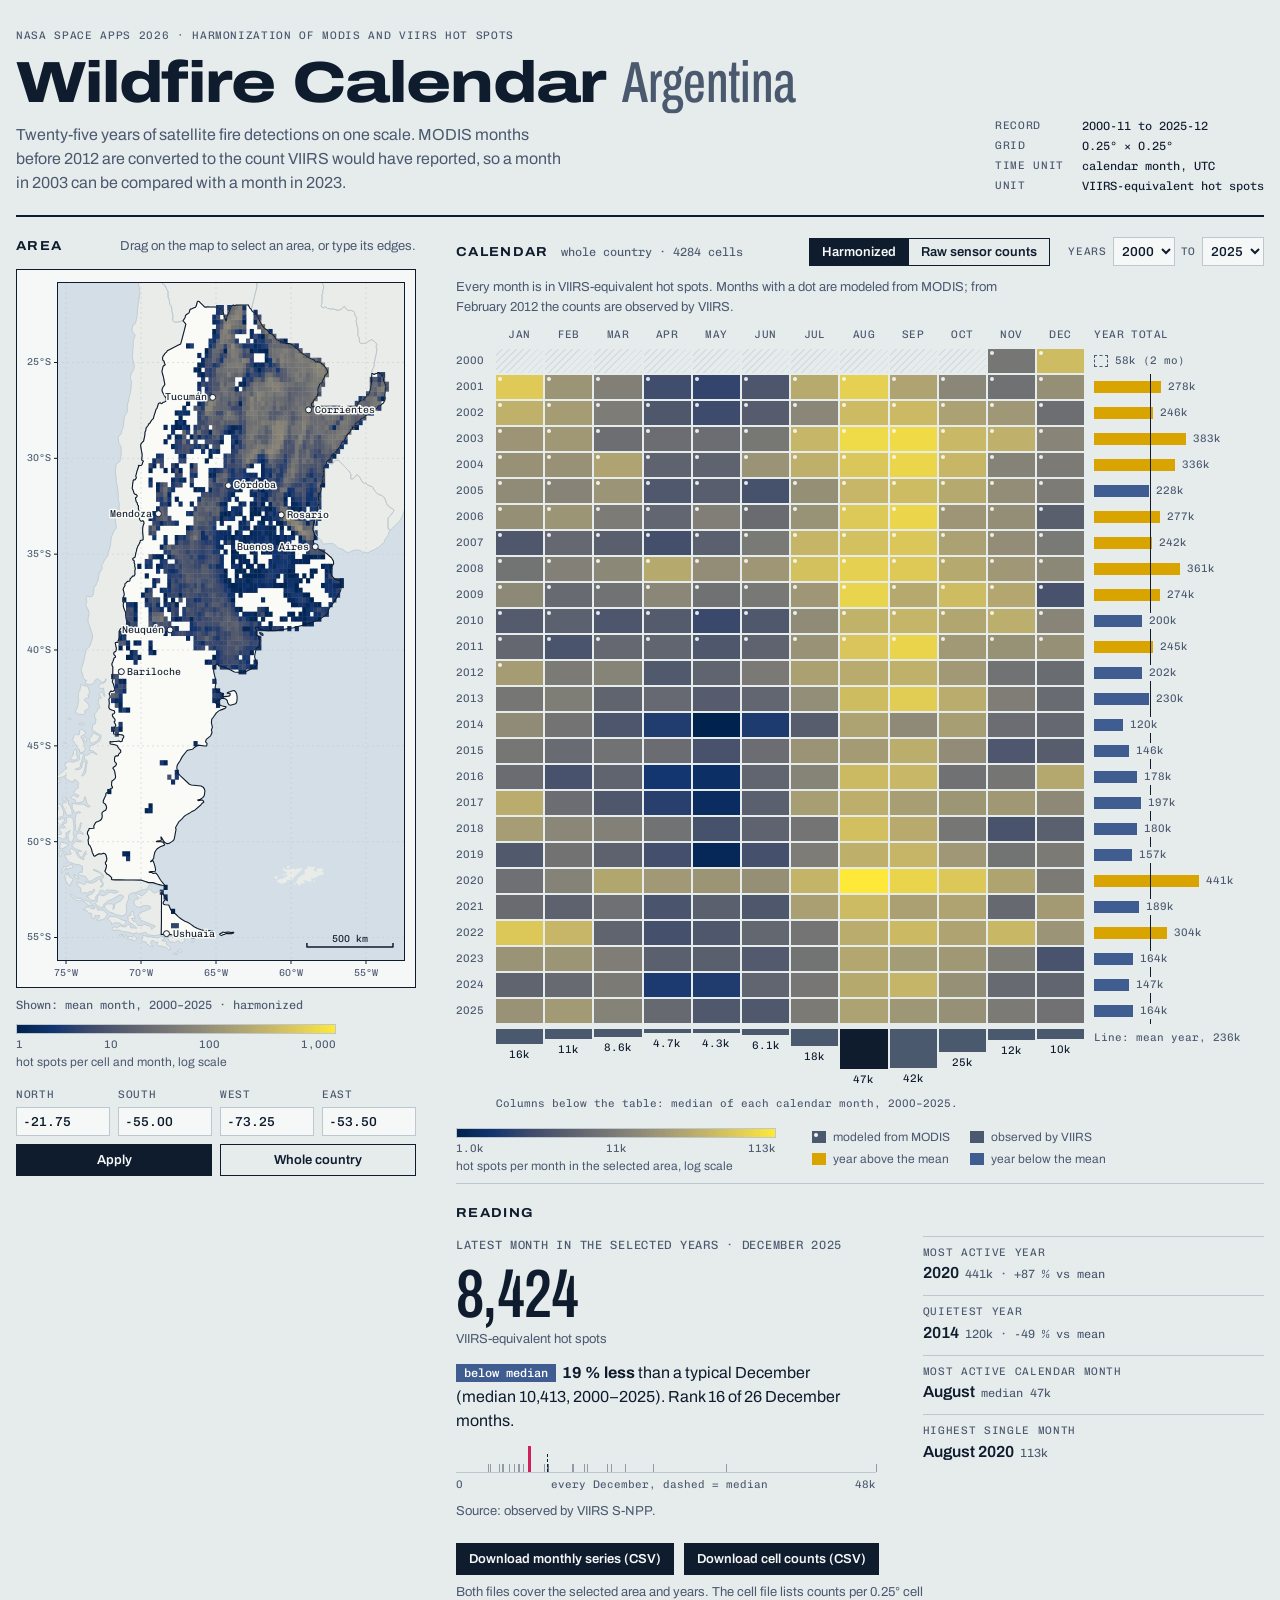
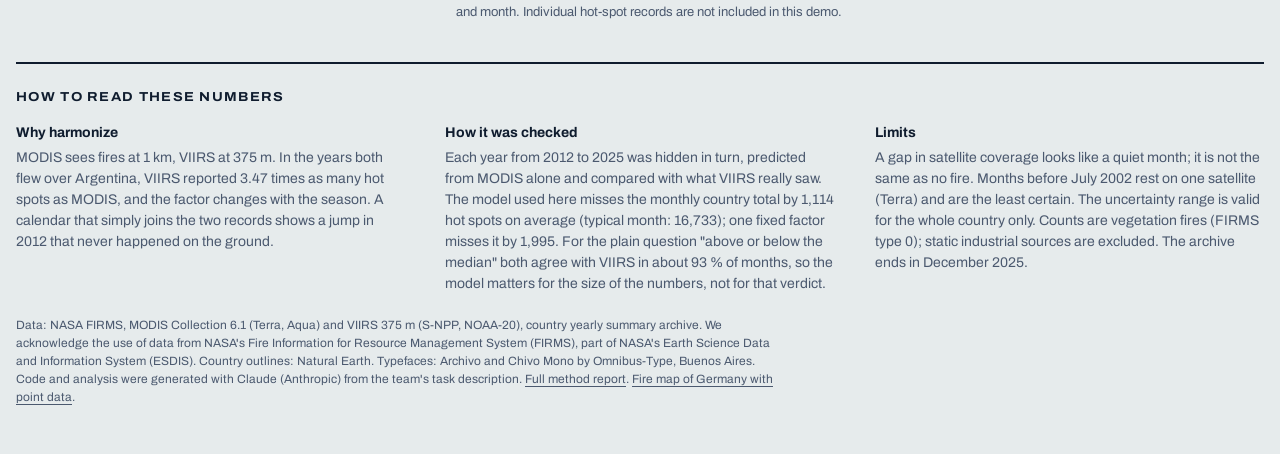
<file: argentina/index.html>
<!doctype html>
<html lang="en">
<head>
<meta charset="utf-8">
<meta name="viewport" content="width=device-width, initial-scale=1">
<title>Wildfire Calendar Argentina</title>
<meta name="description" content="Monthly burning activity in Argentina from 2000 to 2025, with MODIS and VIIRS hot spots expressed on one scale.">
<link rel="preload" href="app/fonts/archivo-latin-wdth-normal.woff2" as="font" type="font/woff2" crossorigin>
<link rel="stylesheet" href="app/style.css">
</head>
<body>

<header class="mast">
  <div class="mast-title">
    <p class="eyebrow">NASA Space Apps 2026 · Harmonization of MODIS and VIIRS Hot Spots</p>
    <h1>Wildfire Calendar <span class="h1-region">Argentina</span></h1>
    <p class="lede">Twenty-five years of satellite fire detections on one scale. MODIS months before 2012 are converted to the count VIIRS would have reported, so a month in 2003 can be compared with a month in 2023.</p>
  </div>
  <dl class="sheet-facts" aria-label="Sheet facts">
    <div><dt>Record</dt><dd id="fact-record">2000-11 to 2025-12</dd></div>
    <div><dt>Grid</dt><dd>0.25° × 0.25°</dd></div>
    <div><dt>Time unit</dt><dd>calendar month, UTC</dd></div>
    <div><dt>Unit</dt><dd>VIIRS-equivalent hot spots</dd></div>
  </dl>
</header>

<main class="sheet">

  <section class="plate" aria-labelledby="plate-h">
    <div class="panel-head">
      <h2 id="plate-h">Area</h2>
      <p class="hint">Drag on the map to select an area, or type its edges.</p>
    </div>
    <div class="map-wrap" id="map-wrap">
      <canvas id="map" role="img" aria-label="Map of Argentina with fire activity per 0.25 degree cell"></canvas>
    </div>
    <p class="map-caption" id="map-caption"></p>
    <div class="scale-legend" aria-hidden="true">
      <canvas id="map-legend" height="10"></canvas>
      <div class="scale-ticks"><span>1</span><span>10</span><span>100</span><span>1,000</span></div>
      <p class="scale-label">hot spots per cell and month, log scale</p>
    </div>
    <form class="bbox" id="bbox-form" autocomplete="off">
      <label for="bb-n">North<input id="bb-n" type="number" step="0.25" inputmode="decimal"></label>
      <label for="bb-s">South<input id="bb-s" type="number" step="0.25" inputmode="decimal"></label>
      <label for="bb-w">West<input id="bb-w" type="number" step="0.25" inputmode="decimal"></label>
      <label for="bb-e">East<input id="bb-e" type="number" step="0.25" inputmode="decimal"></label>
      <button type="submit" class="btn">Apply</button>
      <button type="button" class="btn btn-quiet" id="bbox-reset">Whole country</button>
    </form>
    <p class="form-msg" id="bbox-msg" role="status"></p>
  </section>

  <section class="cal" aria-labelledby="cal-h">
    <div class="panel-head">
      <h2 id="cal-h">Calendar <span class="sel-name" id="sel-name"></span></h2>
      <div class="controls">
        <div class="seg" role="group" aria-label="Count type">
          <button type="button" id="mode-harm" aria-pressed="true">Harmonized</button>
          <button type="button" id="mode-raw" aria-pressed="false">Raw sensor counts</button>
        </div>
        <label class="range" for="y0">Years
          <select id="y0"></select><span aria-hidden="true">to</span><select id="y1" aria-label="Last year"></select>
        </label>
      </div>
    </div>
    <p class="mode-note" id="mode-note"></p>

    <div class="grid" id="grid" role="grid" aria-label="Hot spots per month"></div>

    <div class="cal-legend">
      <div class="scale-legend">
        <canvas id="cal-legend" height="10"></canvas>
        <div class="scale-ticks" id="cal-ticks"></div>
        <p class="scale-label">hot spots per month in the selected area, log scale</p>
      </div>
      <ul class="keys">
        <li><span class="key key-model"></span>modeled from MODIS</li>
        <li><span class="key key-obs"></span>observed by VIIRS</li>
        <li><span class="key key-hot"></span>year above the mean</li>
        <li><span class="key key-cold"></span>year below the mean</li>
      </ul>
    </div>
  </section>

  <section class="reading" aria-labelledby="read-h">
    <h2 id="read-h">Reading</h2>
    <div class="reading-body">
      <div class="month-read" id="month-read" aria-live="polite"></div>
      <dl class="highlights" id="highlights"></dl>
    </div>
    <div class="downloads">
      <button type="button" class="btn" id="dl-month">Download monthly series (CSV)</button>
      <button type="button" class="btn" id="dl-cell">Download cell counts (CSV)</button>
      <p class="hint">Both files cover the selected area and years. The cell file lists counts per 0.25° cell and month. Individual hot-spot records are not included in this demo.</p>
    </div>
  </section>

  <section class="notes" aria-labelledby="notes-h">
    <h2 id="notes-h">How to read these numbers</h2>
    <div class="notes-cols">
      <div>
        <h3>Why harmonize</h3>
        <p id="note-why"></p>
      </div>
      <div>
        <h3>How it was checked</h3>
        <p id="note-check"></p>
      </div>
      <div>
        <h3>Limits</h3>
        <p>A gap in satellite coverage looks like a quiet month; it is not the same as no fire. Months before July 2002 rest on one satellite (Terra) and are the least certain. The uncertainty range is valid for the whole country only. Counts are vegetation fires (FIRMS type 0); static industrial sources are excluded. The archive ends in December 2025.</p>
      </div>
    </div>
    <p class="credits">Data: NASA FIRMS, MODIS Collection 6.1 (Terra, Aqua) and VIIRS 375 m (S-NPP, NOAA-20), country yearly summary archive. We acknowledge the use of data from NASA's Fire Information for Resource Management System (FIRMS), part of NASA's Earth Science Data and Information System (ESDIS). Country outlines: Natural Earth. Typefaces: Archivo and Chivo Mono by Omnibus-Type, Buenos Aires. Code and analysis were generated with Claude (Anthropic) from the team's task description. <a href="../HARMONIZATION_REPORT.md">Full method report</a>. <a href="../">Fire map of Germany with point data</a>.</p>
  </section>
</main>

<div class="tip" id="tip" hidden></div>
<script src="app/app.js"></script>
</body>
</html>
</file>
<file: argentina/app/style.css>
/* Layout: a survey map sheet. Tall map plate on the left (Argentina is tall and narrow),
   the calendar as the main table on the right with its row and column totals in the margins. */

@font-face {
  font-family: "Archivo";
  src: url("fonts/archivo-latin-wdth-normal.woff2") format("woff2");
  font-weight: 100 900;
  font-stretch: 62% 125%;
  font-display: swap;
}
@font-face {
  font-family: "Chivo Mono";
  src: url("fonts/chivo-mono-latin-400-normal.woff2") format("woff2");
  font-weight: 400;
  font-display: swap;
}
@font-face {
  font-family: "Chivo Mono";
  src: url("fonts/chivo-mono-latin-500-normal.woff2") format("woff2");
  font-weight: 500;
  font-display: swap;
}

:root {
  --ground: #e6ebec;      /* chart paper, cool */
  --sheet: #f6f8f8;       /* printed area */
  --ink: #0f1c2e;
  --ink-2: #4b596f;
  --rule: #bcc7cf;
  --rule-soft: #d6dde2;
  --sea: #d3dee6;
  --land: #e9ece8;        /* neighbouring countries */
  --home: #fafaf6;        /* Argentina */
  --hot: #d9a400;         /* above the mean, warm end of the fire scale */
  --cold: #3f5d91;        /* below the mean, cool end of the fire scale */
  --pick: #cf1f5c;        /* selection */
  --lut-start: 0;

  --display: "Archivo", "Arial Narrow", "Helvetica Neue", Arial, sans-serif;
  --text: "Archivo", "Helvetica Neue", Arial, sans-serif;
  --data: "Chivo Mono", ui-monospace, "SF Mono", Menlo, Consolas, monospace;
}
@media (prefers-color-scheme: dark) {
  :root:not([data-theme="light"]) {
    --ground: #0a111d; --sheet: #101a2a; --ink: #e7ecf3; --ink-2: #9ba9bd;
    --rule: #33425c; --rule-soft: #212d43; --sea: #0d1626; --land: #172135; --home: #1e2a41;
    --hot: #efc437; --cold: #7d9bd0; --pick: #ff5c8d; --lut-start: 0.16;
    color-scheme: dark;
  }
}
:root[data-theme="dark"] {
  --ground: #0a111d; --sheet: #101a2a; --ink: #e7ecf3; --ink-2: #9ba9bd;
  --rule: #33425c; --rule-soft: #212d43; --sea: #0d1626; --land: #172135; --home: #1e2a41;
  --hot: #efc437; --cold: #7d9bd0; --pick: #ff5c8d; --lut-start: 0.16;
  color-scheme: dark;
}

* { box-sizing: border-box; }
html { -webkit-text-size-adjust: 100%; }
body {
  margin: 0;
  background: var(--ground);
  color: var(--ink);
  font-family: var(--text);
  font-size: 15px;
  line-height: 1.5;
  padding-block: 0 48px;
  padding-left: max(16px, env(safe-area-inset-left, 0px));
  padding-right: max(16px, env(safe-area-inset-right, 0px));
}
[hidden] { display: none !important; }
h1, h2, h3, p, dl, dd, ul { margin: 0; padding: 0; }
ul { list-style: none; }
a { color: inherit; text-underline-offset: 3px; }
:focus-visible { outline: 2px solid var(--pick); outline-offset: 2px; }

/* ---------- masthead ---------- */
.mast {
  max-width: 1280px;
  margin: 0 auto;
  padding-block: 28px 20px;
  display: flex;
  flex-wrap: wrap;
  gap: 20px 48px;
  align-items: flex-end;
  justify-content: space-between;
  border-bottom: 2px solid var(--ink);
}
.mast-title { flex: 1 1 520px; min-width: 0; }
.eyebrow {
  font-family: var(--data);
  font-size: 11px;
  letter-spacing: 0.06em;
  text-transform: uppercase;
  color: var(--ink-2);
}
h1 {
  font-family: var(--display);
  font-stretch: 125%;
  font-weight: 800;
  font-size: clamp(30px, 5.2vw, 58px);
  line-height: 0.98;
  letter-spacing: -0.02em;
  margin-block: 10px 12px;
  text-wrap: balance;
}
.h1-region { font-stretch: 62%; font-weight: 500; letter-spacing: 0; color: var(--ink-2); white-space: nowrap; }
.lede { max-width: 62ch; color: var(--ink-2); font-size: 16px; }
.sheet-facts {
  flex: 0 1 auto;
  display: grid;
  grid-template-columns: auto auto;
  gap: 2px 18px;
  font-family: var(--data);
  font-size: 12px;
}
.sheet-facts div { display: contents; }
.sheet-facts dt { color: var(--ink-2); text-transform: uppercase; letter-spacing: 0.06em; font-size: 11px; padding-top: 1px; }
.sheet-facts dd { font-variant-numeric: tabular-nums; }

/* ---------- sheet layout ---------- */
.sheet {
  max-width: 1280px;
  margin: 0 auto;
  display: grid;
  grid-template-columns: minmax(300px, 400px) minmax(0, 1fr);
  grid-template-areas: "plate cal" "plate reading" "notes notes";
  gap: 0 40px;
  align-items: start;
}
.plate { grid-area: plate; padding-block: 20px; }
.cal { grid-area: cal; padding-block: 20px 8px; min-width: 0; }
.reading { grid-area: reading; padding-block: 20px; border-top: 1px solid var(--rule); min-width: 0; }
.notes { grid-area: notes; padding-block: 24px 0; border-top: 2px solid var(--ink); margin-top: 20px; }

h2 {
  font-family: var(--display);
  font-stretch: 110%;
  font-weight: 700;
  font-size: 13px;
  letter-spacing: 0.1em;
  text-transform: uppercase;
}
h3 { font-size: 14px; font-weight: 700; margin-bottom: 4px; }
.panel-head { display: flex; flex-wrap: wrap; gap: 8px 20px; align-items: baseline; justify-content: space-between; margin-bottom: 12px; }
.hint { color: var(--ink-2); font-size: 13px; }
.sel-name { font-family: var(--data); font-weight: 400; letter-spacing: 0; text-transform: none; font-size: 12px; color: var(--ink-2); margin-left: 8px; }

/* ---------- map plate ---------- */
.map-wrap { position: relative; background: var(--sheet); border: 1px solid var(--ink); }
#map { display: block; width: 100%; touch-action: none; cursor: crosshair; }
.map-caption { font-family: var(--data); font-size: 12px; color: var(--ink-2); margin-top: 8px; min-height: 18px; }
.scale-legend { margin-top: 10px; max-width: 320px; }
.scale-legend canvas { display: block; width: 100%; height: 10px; border: 1px solid var(--rule); }
.scale-ticks { display: flex; justify-content: space-between; font-family: var(--data); font-size: 11px; color: var(--ink-2); margin-top: 3px; font-variant-numeric: tabular-nums; }
.scale-label { font-size: 12px; color: var(--ink-2); }

.bbox { display: grid; grid-template-columns: repeat(4, minmax(0, 1fr)); gap: 8px; margin-top: 16px; align-items: end; }
.bbox label { font-family: var(--data); font-size: 11px; text-transform: uppercase; letter-spacing: 0.06em; color: var(--ink-2); display: grid; gap: 3px; }
.bbox input {
  width: 100%; min-width: 0; font: 500 13px var(--data); color: var(--ink);
  background: var(--sheet); border: 1px solid var(--rule); border-radius: 0; padding: 6px 6px;
}
.bbox .btn { grid-column: span 2; }
.form-msg { font-size: 13px; color: var(--pick); min-height: 18px; margin-top: 4px; }

.btn {
  font: 600 13px var(--text); color: var(--sheet); background: var(--ink);
  border: 1px solid var(--ink); border-radius: 0; padding: 8px 12px; cursor: pointer;
}
.btn:hover { background: var(--ink-2); border-color: var(--ink-2); }
.btn-quiet { background: transparent; color: var(--ink); }
.btn-quiet:hover { background: var(--rule-soft); border-color: var(--ink); }

/* ---------- calendar ---------- */
.controls { display: flex; flex-wrap: wrap; gap: 10px 18px; align-items: center; }
.seg { display: inline-flex; border: 1px solid var(--ink); }
.seg button {
  font: 600 13px var(--text); color: var(--ink); background: transparent; border: 0; padding: 6px 12px; cursor: pointer;
}
.seg button + button { border-left: 1px solid var(--ink); }
.seg button[aria-pressed="true"] { background: var(--ink); color: var(--sheet); }
.range { font-family: var(--data); font-size: 11px; text-transform: uppercase; letter-spacing: 0.06em; color: var(--ink-2); display: inline-flex; gap: 6px; align-items: center; }
.range select { font: 500 13px var(--data); color: var(--ink); background: var(--sheet); border: 1px solid var(--rule); border-radius: 0; padding: 5px 4px; }
.mode-note { font-size: 13px; color: var(--ink-2); min-height: 20px; margin-bottom: 10px; max-width: 78ch; }
.mode-note strong { color: var(--ink); font-weight: 700; }

.grid {
  display: grid;
  grid-template-columns: 38px repeat(12, minmax(0, 1fr)) minmax(96px, 22%);
  gap: 2px;
  font-family: var(--data);
  font-size: 11px;
  font-variant-numeric: tabular-nums;
}
.g-head { color: var(--ink-2); text-align: center; padding-bottom: 3px; text-transform: uppercase; letter-spacing: 0.04em; }
.g-head.g-bar { text-align: left; padding-left: 8px; }
.g-year { color: var(--ink-2); display: flex; align-items: center; }
.g-cell {
  appearance: none; border: 0; padding: 0; margin: 0; border-radius: 0; cursor: pointer;
  height: 24px; min-width: 0; background: var(--rule-soft); position: relative;
}
.g-cell.is-void { background: transparent; cursor: default; background-image: repeating-linear-gradient(135deg, transparent 0 4px, var(--rule-soft) 4px 5px); }
.g-cell.is-model::after { content: ""; position: absolute; left: 2px; top: 2px; width: 4px; height: 4px; background: var(--sheet); border-radius: 50%; opacity: 0.9; }
.g-cell.is-picked { outline: 2px solid var(--pick); outline-offset: 0; z-index: 2; }
.g-cell:hover:not(.is-void) { outline: 2px solid var(--ink); z-index: 3; }
.g-bar { position: relative; display: flex; align-items: center; padding-left: 8px; min-width: 0; }
.g-bar .bar { height: 12px; min-width: 1px; }
.g-bar .bar.hot { background: var(--hot); }
.g-bar .bar.cold { background: var(--cold); }
.g-bar .bar.part { background: transparent; border: 1px dashed var(--ink-2); }
.g-bar .val { margin-left: 4px; padding: 0 3px; color: var(--ink-2); white-space: nowrap; background: var(--ground); position: relative; z-index: 1; }
.g-bar .mean-rule { position: absolute; top: -1px; bottom: -1px; width: 0; border-left: 1px solid var(--ink); }
.g-season { height: 64px; display: flex; flex-direction: column; justify-content: flex-start; align-items: stretch; gap: 3px; padding-top: 4px; }
.g-season .col { background: var(--ink-2); min-height: 1px; }
.g-season.is-peak .col { background: var(--ink); }
.g-foot { color: var(--ink-2); font-size: 11px; padding-top: 6px; line-height: 1.35; }
.g-foot.g-left { grid-column: 1 / 2; }
.g-foot.g-note { padding-left: 8px; }

.cal-legend { display: flex; flex-wrap: wrap; gap: 14px 36px; align-items: flex-start; margin-top: 16px; }
.cal-legend .scale-legend { margin-top: 0; flex: 1 1 240px; }
.keys { display: grid; grid-template-columns: auto auto; gap: 4px 20px; font-size: 12px; color: var(--ink-2); }
.keys li { display: flex; align-items: center; gap: 7px; white-space: nowrap; }
.key { width: 14px; height: 12px; display: inline-block; flex: none; }
.key-model { background: var(--ink-2); position: relative; }
.key-model::after { content: ""; position: absolute; left: 2px; top: 2px; width: 4px; height: 4px; background: var(--sheet); border-radius: 50%; }
.key-obs { background: var(--ink-2); }
.key-hot { background: var(--hot); }
.key-cold { background: var(--cold); }

/* ---------- reading ---------- */
.reading-body { display: grid; grid-template-columns: minmax(0, 1.25fr) minmax(0, 1fr); gap: 20px 40px; margin-top: 12px; }
.month-read .when { font-family: var(--data); font-size: 12px; color: var(--ink-2); text-transform: uppercase; letter-spacing: 0.06em; }
.month-read .big {
  font-family: var(--display); font-stretch: 62%; font-weight: 600;
  font-size: clamp(44px, 6vw, 68px); line-height: 1; letter-spacing: -0.01em;
  font-variant-numeric: tabular-nums; margin-block: 6px 2px;
}
.month-read .unit { font-size: 13px; color: var(--ink-2); }
.verdict { margin-top: 12px; font-size: 16px; max-width: 46ch; }
.verdict b { font-weight: 700; }
.verdict .tag { display: inline-block; font: 500 12px var(--data); padding: 1px 7px; margin-right: 6px; border: 1px solid var(--ink); vertical-align: 1px; }
.verdict .tag.up { background: var(--hot); color: #1a1500; border-color: var(--hot); }
.verdict .tag.down { background: var(--cold); color: #fff; border-color: var(--cold); }
.month-read .fine { margin-top: 8px; font-size: 13px; color: var(--ink-2); max-width: 52ch; }
.medbar { position: relative; height: 26px; margin-top: 14px; max-width: 420px; border-bottom: 1px solid var(--rule); }
.medbar .dot { position: absolute; bottom: 0; width: 1px; height: 8px; background: var(--ink-2); opacity: 0.55; }
.medbar .med { position: absolute; bottom: 0; width: 0; height: 18px; border-left: 1px dashed var(--ink); }
.medbar .now { position: absolute; bottom: 0; width: 3px; height: 26px; background: var(--pick); margin-left: -1px; }
.medbar-key { font-family: var(--data); font-size: 11px; color: var(--ink-2); margin-top: 4px; max-width: 420px; display: flex; justify-content: space-between; }

.highlights { display: grid; gap: 10px; align-content: start; }
.highlights div { display: grid; grid-template-columns: 1fr; gap: 0; border-top: 1px solid var(--rule); padding-top: 8px; }
.highlights dt { font-family: var(--data); font-size: 11px; text-transform: uppercase; letter-spacing: 0.06em; color: var(--ink-2); }
.highlights dd { font-size: 16px; font-weight: 600; }
.highlights dd span { font: 400 12px var(--data); color: var(--ink-2); margin-left: 6px; }
.downloads { margin-top: 22px; display: flex; flex-wrap: wrap; gap: 8px 10px; align-items: center; }
.downloads .hint { flex: 1 1 100%; max-width: 70ch; }

/* ---------- notes ---------- */
.notes-cols { display: grid; grid-template-columns: repeat(3, minmax(0, 1fr)); gap: 20px 40px; margin-top: 14px; }
.notes-cols p { font-size: 14px; color: var(--ink-2); max-width: 60ch; }
.credits { margin-top: 22px; font-size: 12px; color: var(--ink-2); max-width: 110ch; }

/* ---------- tooltip ---------- */
.tip {
  position: fixed; z-index: 20; pointer-events: none; max-width: 240px;
  background: var(--ink); color: var(--sheet); font: 400 12px/1.4 var(--data);
  padding: 7px 9px;
}
.tip b { font-weight: 500; display: block; }
.tip i { font-style: normal; opacity: 0.75; }

/* ---------- narrow ---------- */
@media (max-width: 900px) {
  .sheet { grid-template-columns: minmax(0, 1fr); grid-template-areas: "plate" "cal" "reading" "notes"; }
  .map-wrap { max-width: 420px; }
  .reading-body, .notes-cols { grid-template-columns: minmax(0, 1fr); }
}
@media (max-width: 560px) {
  .grid { grid-template-columns: 30px repeat(12, minmax(0, 1fr)); font-size: 10px; }
  .g-bar, .g-head.g-bar, .g-foot.g-note { display: none; }
  .g-cell { height: 20px; }
  .bbox { grid-template-columns: repeat(2, minmax(0, 1fr)); }
  .bbox .btn { grid-column: span 1; }
}
@media (prefers-reduced-motion: no-preference) {
  .g-bar .bar { transition: width 0.25s ease; }
}
</file>
